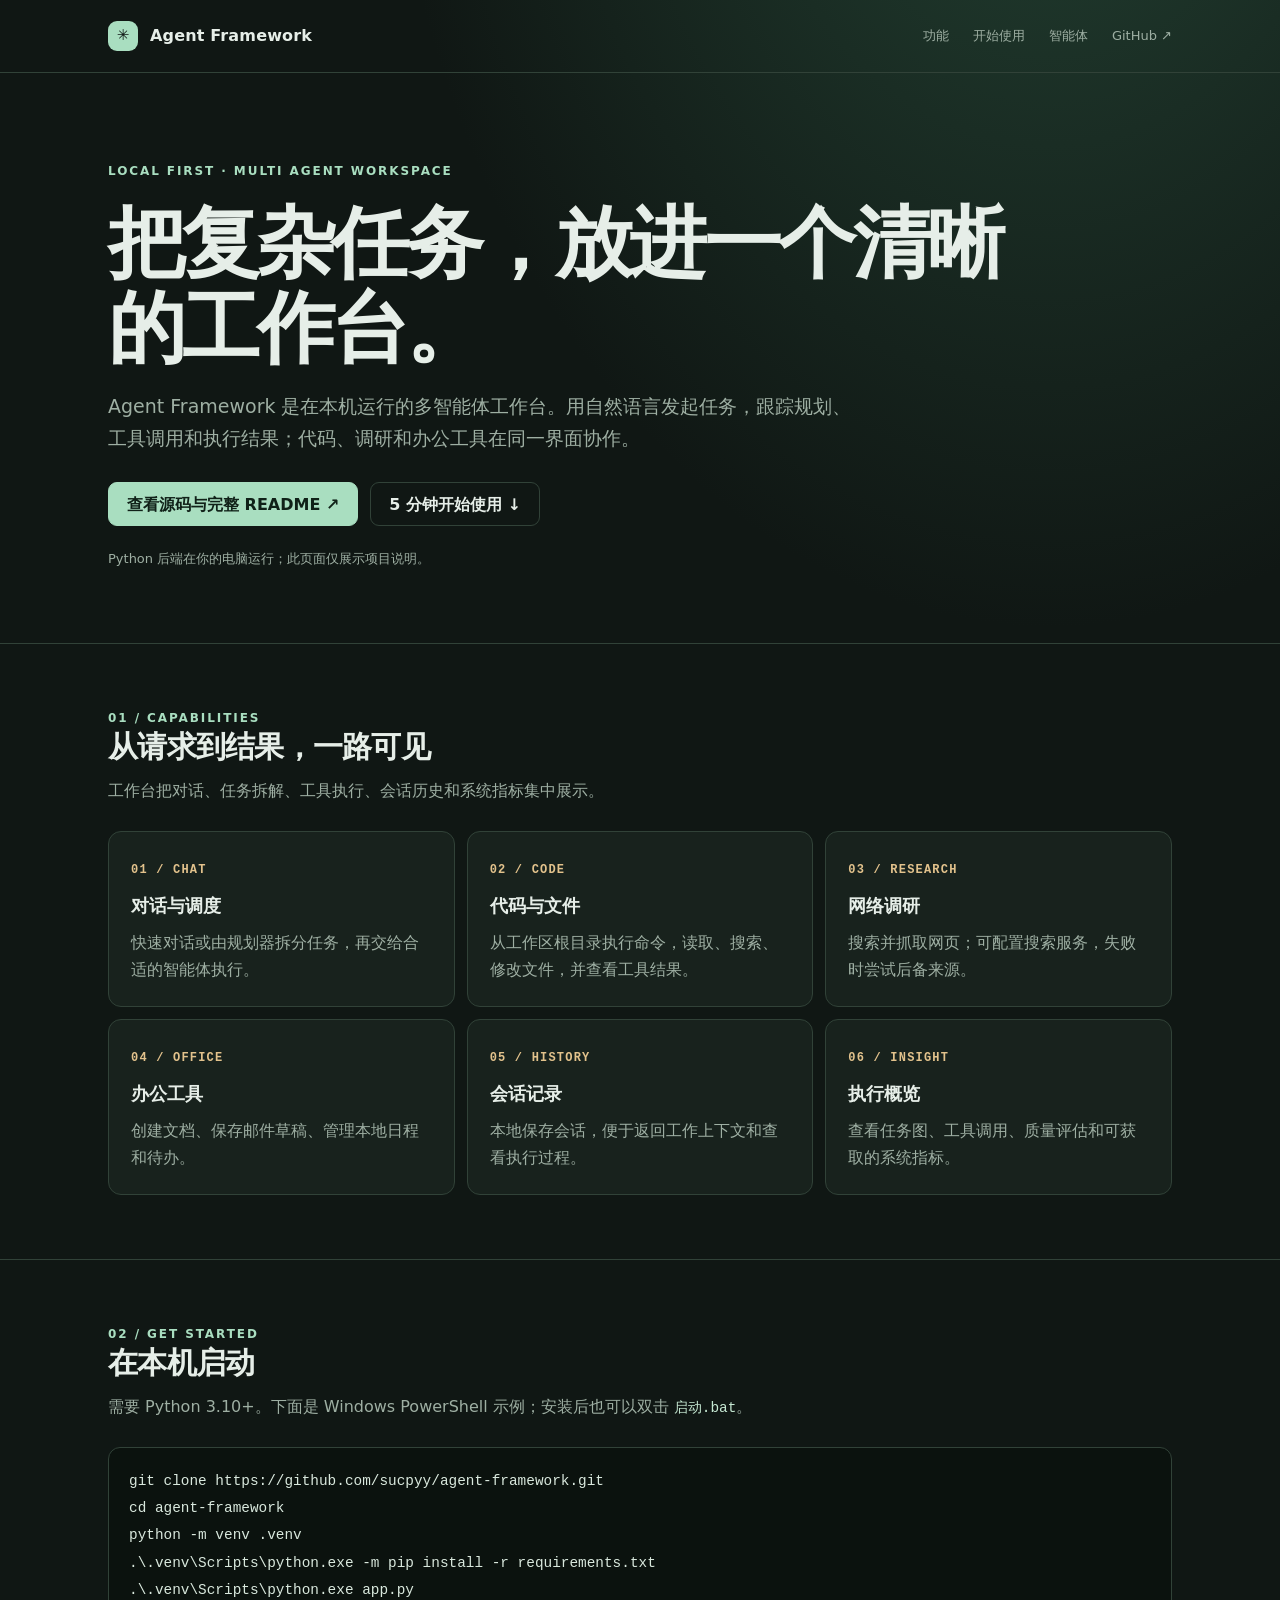
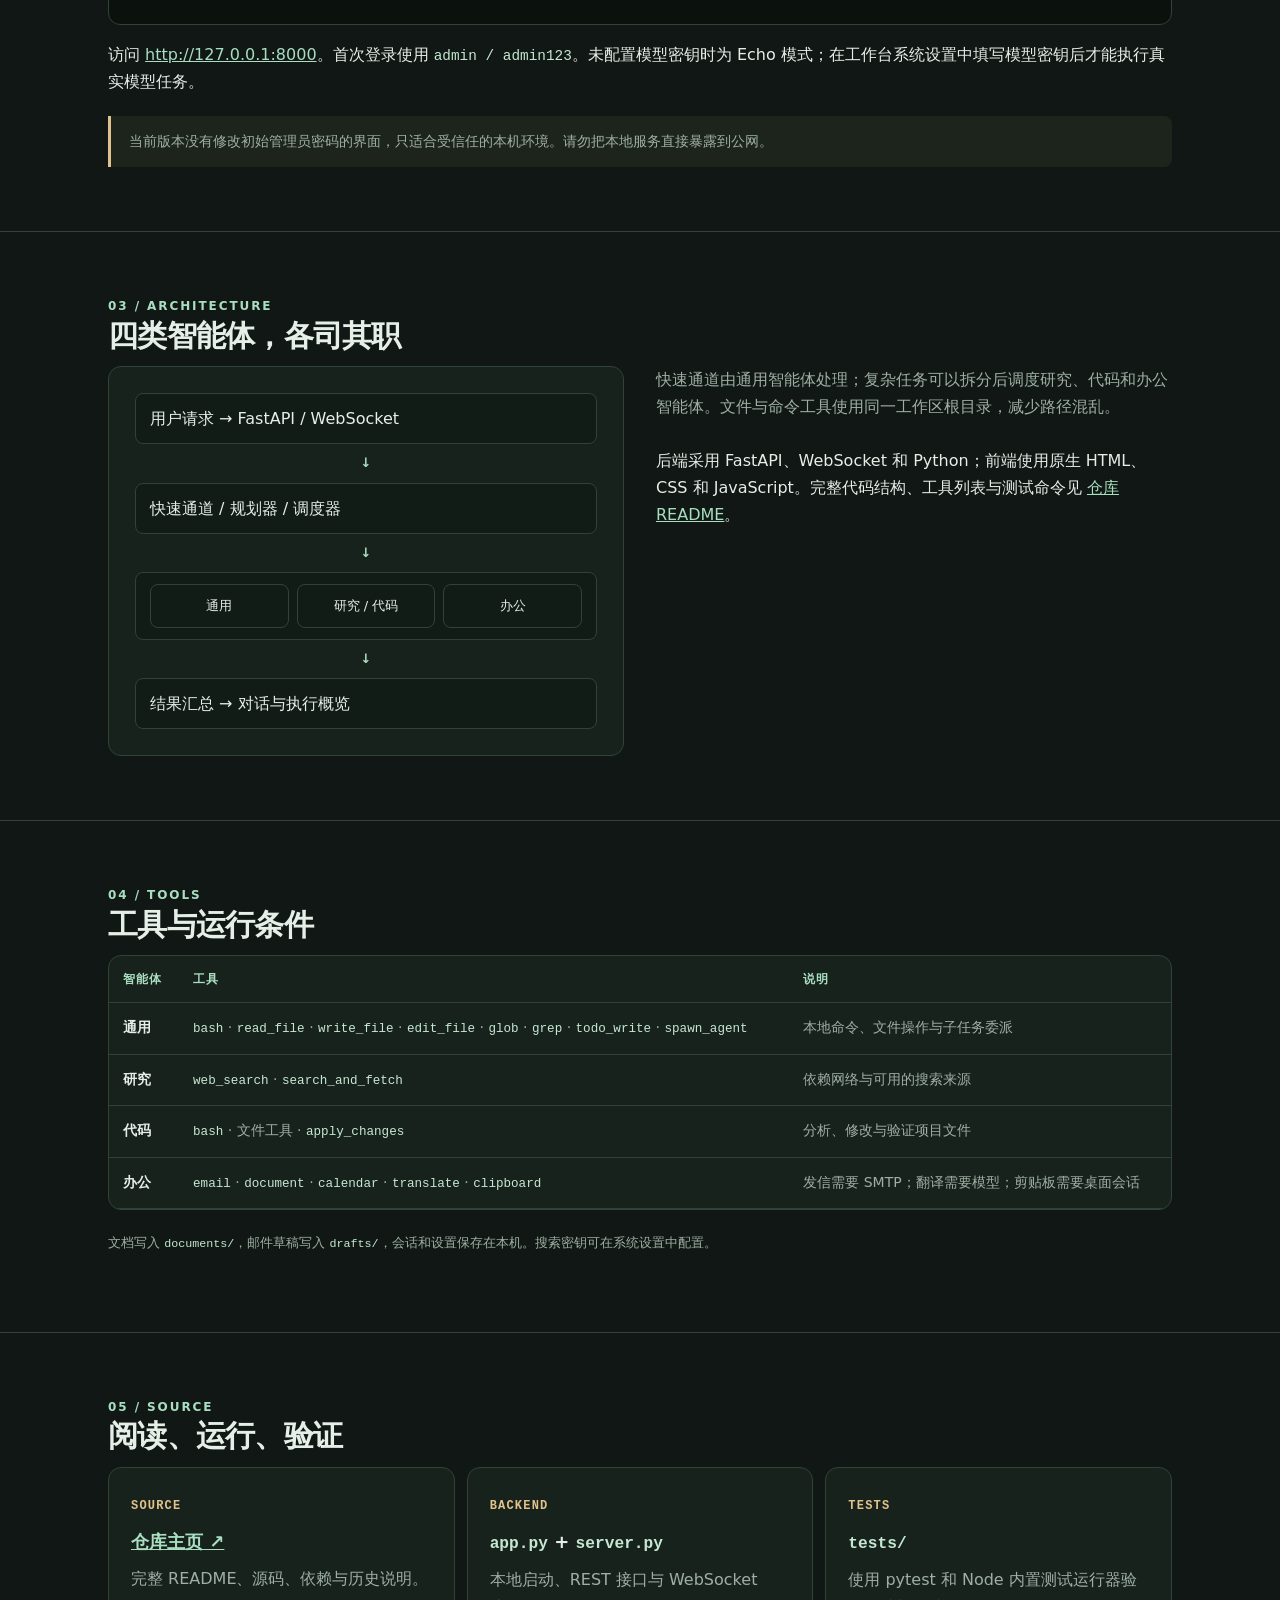
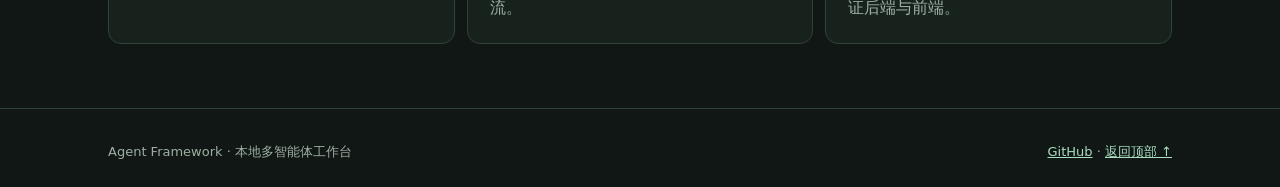
<file: docs/index.html>
<!doctype html>
<html lang="zh-CN">
<head>
  <meta charset="utf-8">
  <meta name="viewport" content="width=device-width, initial-scale=1">
  <meta name="color-scheme" content="dark">
  <meta name="description" content="Agent Framework：本地运行的多智能体工作台，支持对话、任务调度、文件与代码工具、网络调研和办公处理。">
  <title>Agent Framework · 本地多智能体工作台</title>
  <style>
    :root{color-scheme:dark;--bg:#101714;--panel:#18221d;--line:#314238;--text:#e6eee8;--muted:#9eafa3;--mint:#a9dec0;--gold:#e2c28c}
    *{box-sizing:border-box}html{scroll-behavior:smooth}body{margin:0;background:radial-gradient(ellipse 70% 38% at 82% -10%,#244334 0,transparent 75%),var(--bg);color:var(--text);font:16px/1.7 system-ui,-apple-system,"Segoe UI","Microsoft YaHei",sans-serif}
    a{color:var(--mint)}a:hover{color:#d5f6df}code,pre{font-family:ui-monospace,SFMono-Regular,Consolas,monospace}code{font-size:.9em;color:#c5e8d2}pre{overflow:auto;background:#0b120e;border:1px solid var(--line);border-radius:12px;padding:20px;margin:0}pre code{color:#d9e8dd}
    .wrap{max-width:1120px;margin:auto;padding:0 28px}.nav{border-bottom:1px solid var(--line)}.nav .wrap{display:flex;align-items:center;justify-content:space-between;gap:20px;min-height:72px}.brand{display:flex;align-items:center;gap:12px;color:var(--text);font-weight:750;text-decoration:none;letter-spacing:.01em}.brand-mark{display:grid;place-items:center;width:30px;height:30px;background:var(--mint);border-radius:9px;color:var(--bg);font-size:15px}.nav-links{display:flex;gap:24px;font-size:13px}.nav-links a{text-decoration:none;color:var(--muted)}.nav-links a:hover{color:var(--mint)}
    .hero{padding:88px 0 72px;border-bottom:1px solid var(--line)}.eyebrow{font-size:12px;letter-spacing:.16em;font-weight:750;color:var(--mint);text-transform:uppercase}.hero h1{font-size:clamp(42px,6.4vw,78px);line-height:1.08;letter-spacing:-.045em;max-width:900px;margin:20px 0}.hero p{max-width:760px;color:var(--muted);font-size:19px;margin:0 0 28px}.actions{display:flex;flex-wrap:wrap;gap:12px}.button{display:inline-flex;align-items:center;justify-content:center;min-height:44px;padding:0 18px;border-radius:9px;font-weight:700;text-decoration:none;border:1px solid var(--line);color:var(--text)}.button.primary{color:#102118;background:var(--mint);border-color:var(--mint)}.button:hover{transform:translateY(-1px)}.small{font-size:13px;color:var(--muted);margin-top:22px}
    section{padding:64px 0;border-bottom:1px solid var(--line)}h2{font-size:30px;letter-spacing:-.025em;line-height:1.25;margin:0 0 12px}h3{font-size:18px;margin:0 0 8px}.lede{color:var(--muted);max-width:700px;margin:0 0 26px}.grid{display:grid;grid-template-columns:repeat(3,minmax(0,1fr));gap:12px}.card{padding:22px;background:var(--panel);border:1px solid var(--line);border-radius:13px}.card p{color:var(--muted);margin:0}.index{display:inline-block;color:var(--gold);font:700 12px ui-monospace,monospace;letter-spacing:.1em;margin-bottom:14px}.columns{display:grid;grid-template-columns:1fr 1fr;gap:32px;align-items:start}.flow{background:var(--panel);border:1px solid var(--line);padding:26px;border-radius:13px}.flow div{padding:11px 14px;border:1px solid var(--line);border-radius:8px;background:#121c16}.flow b{display:block;color:var(--mint);font-size:13px;margin:8px 0;text-align:center}.flow .workers{display:grid;grid-template-columns:repeat(3,1fr);gap:8px;text-align:center;font-size:13px}.flow .workers div{padding:10px 6px}
    table{width:100%;border-collapse:collapse;font-size:14px}th,td{padding:13px 14px;border-bottom:1px solid var(--line);text-align:left;vertical-align:top}th{color:var(--mint);font-size:12px;letter-spacing:.08em}td{color:var(--muted)}td:first-child{color:var(--text);font-weight:650}.table-wrap{overflow:auto;background:var(--panel);border:1px solid var(--line);border-radius:13px}ul{padding-left:20px;color:var(--muted)}li{margin-bottom:9px}strong{color:var(--text)}.note{background:#1d241b;border-left:3px solid var(--gold);padding:14px 18px;border-radius:0 8px 8px 0;color:var(--muted);font-size:14px;margin-top:20px}footer{padding:32px 0;color:var(--muted);font-size:13px}.footer-inner{display:flex;justify-content:space-between;gap:20px}
    @media(max-width:800px){.grid{grid-template-columns:1fr 1fr}.columns{grid-template-columns:1fr}.nav-links a:nth-child(1){display:none}}@media(max-width:580px){.wrap{padding:0 18px}.grid{grid-template-columns:1fr}.nav-links{gap:12px}.hero{padding:60px 0}.hero p{font-size:17px}section{padding:46px 0}.footer-inner{display:block}}
  </style>
</head>
<body>
  <header class="nav"><div class="wrap"><a class="brand" href="#top"><span class="brand-mark">✳</span>Agent Framework</a><nav class="nav-links" aria-label="页面导航"><a href="#features">功能</a><a href="#start">开始使用</a><a href="#agents">智能体</a><a href="https://github.com/sucpyy/agent-framework">GitHub ↗</a></nav></div></header>
  <main id="top">
    <div class="hero"><div class="wrap"><div class="eyebrow">LOCAL FIRST · MULTI AGENT WORKSPACE</div><h1>把复杂任务，放进一个清晰的工作台。</h1><p>Agent Framework 是在本机运行的多智能体工作台。用自然语言发起任务，跟踪规划、工具调用和执行结果；代码、调研和办公工具在同一界面协作。</p><div class="actions"><a class="button primary" href="https://github.com/sucpyy/agent-framework">查看源码与完整 README ↗</a><a class="button" href="#start">5 分钟开始使用 ↓</a></div><div class="small">Python 后端在你的电脑运行；此页面仅展示项目说明。</div></div></div>
    <section id="features"><div class="wrap"><div class="eyebrow">01 / CAPABILITIES</div><h2>从请求到结果，一路可见</h2><p class="lede">工作台把对话、任务拆解、工具执行、会话历史和系统指标集中展示。</p><div class="grid"><div class="card"><span class="index">01 / CHAT</span><h3>对话与调度</h3><p>快速对话或由规划器拆分任务，再交给合适的智能体执行。</p></div><div class="card"><span class="index">02 / CODE</span><h3>代码与文件</h3><p>从工作区根目录执行命令，读取、搜索、修改文件，并查看工具结果。</p></div><div class="card"><span class="index">03 / RESEARCH</span><h3>网络调研</h3><p>搜索并抓取网页；可配置搜索服务，失败时尝试后备来源。</p></div><div class="card"><span class="index">04 / OFFICE</span><h3>办公工具</h3><p>创建文档、保存邮件草稿、管理本地日程和待办。</p></div><div class="card"><span class="index">05 / HISTORY</span><h3>会话记录</h3><p>本地保存会话，便于返回工作上下文和查看执行过程。</p></div><div class="card"><span class="index">06 / INSIGHT</span><h3>执行概览</h3><p>查看任务图、工具调用、质量评估和可获取的系统指标。</p></div></div></div></section>
    <section id="start"><div class="wrap"><div class="eyebrow">02 / GET STARTED</div><h2>在本机启动</h2><p class="lede">需要 Python 3.10+。下面是 Windows PowerShell 示例；安装后也可以双击 <code>启动.bat</code>。</p><pre><code>git clone https://github.com/sucpyy/agent-framework.git
cd agent-framework
python -m venv .venv
.\.venv\Scripts\python.exe -m pip install -r requirements.txt
.\.venv\Scripts\python.exe app.py</code></pre><p>访问 <a href="http://127.0.0.1:8000">http://127.0.0.1:8000</a>。首次登录使用 <code>admin / admin123</code>。未配置模型密钥时为 Echo 模式；在工作台系统设置中填写模型密钥后才能执行真实模型任务。</p><div class="note">当前版本没有修改初始管理员密码的界面，只适合受信任的本机环境。请勿把本地服务直接暴露到公网。</div></div></section>
    <section id="agents"><div class="wrap"><div class="eyebrow">03 / ARCHITECTURE</div><h2>四类智能体，各司其职</h2><div class="columns"><div class="flow" aria-label="任务执行流程"><div>用户请求 → FastAPI / WebSocket</div><b>↓</b><div>快速通道 / 规划器 / 调度器</div><b>↓</b><div class="workers"><div>通用</div><div>研究 / 代码</div><div>办公</div></div><b>↓</b><div>结果汇总 → 对话与执行概览</div></div><div><p class="lede">快速通道由通用智能体处理；复杂任务可以拆分后调度研究、代码和办公智能体。文件与命令工具使用同一工作区根目录，减少路径混乱。</p><p>后端采用 FastAPI、WebSocket 和 Python；前端使用原生 HTML、CSS 和 JavaScript。完整代码结构、工具列表与测试命令见 <a href="https://github.com/sucpyy/agent-framework#readme">仓库 README</a>。</p></div></div></div></section>
    <section><div class="wrap"><div class="eyebrow">04 / TOOLS</div><h2>工具与运行条件</h2><div class="table-wrap"><table><thead><tr><th>智能体</th><th>工具</th><th>说明</th></tr></thead><tbody><tr><td>通用</td><td><code>bash</code> · <code>read_file</code> · <code>write_file</code> · <code>edit_file</code> · <code>glob</code> · <code>grep</code> · <code>todo_write</code> · <code>spawn_agent</code></td><td>本地命令、文件操作与子任务委派</td></tr><tr><td>研究</td><td><code>web_search</code> · <code>search_and_fetch</code></td><td>依赖网络与可用的搜索来源</td></tr><tr><td>代码</td><td><code>bash</code> · 文件工具 · <code>apply_changes</code></td><td>分析、修改与验证项目文件</td></tr><tr><td>办公</td><td><code>email</code> · <code>document</code> · <code>calendar</code> · <code>translate</code> · <code>clipboard</code></td><td>发信需要 SMTP；翻译需要模型；剪贴板需要桌面会话</td></tr></tbody></table></div><p class="small">文档写入 <code>documents/</code>，邮件草稿写入 <code>drafts/</code>，会话和设置保存在本机。搜索密钥可在系统设置中配置。</p></div></section>
    <section><div class="wrap"><div class="eyebrow">05 / SOURCE</div><h2>阅读、运行、验证</h2><div class="grid"><div class="card"><span class="index">SOURCE</span><h3><a href="https://github.com/sucpyy/agent-framework">仓库主页 ↗</a></h3><p>完整 README、源码、依赖与历史说明。</p></div><div class="card"><span class="index">BACKEND</span><h3><code>app.py</code> + <code>server.py</code></h3><p>本地启动、REST 接口与 WebSocket 流。</p></div><div class="card"><span class="index">TESTS</span><h3><code>tests/</code></h3><p>使用 pytest 和 Node 内置测试运行器验证后端与前端。</p></div></div></div></section>
  </main>
  <footer><div class="wrap footer-inner"><span>Agent Framework · 本地多智能体工作台</span><span><a href="https://github.com/sucpyy/agent-framework">GitHub</a> · <a href="#top">返回顶部 ↑</a></span></div></footer>
</body>
</html>
</file>
